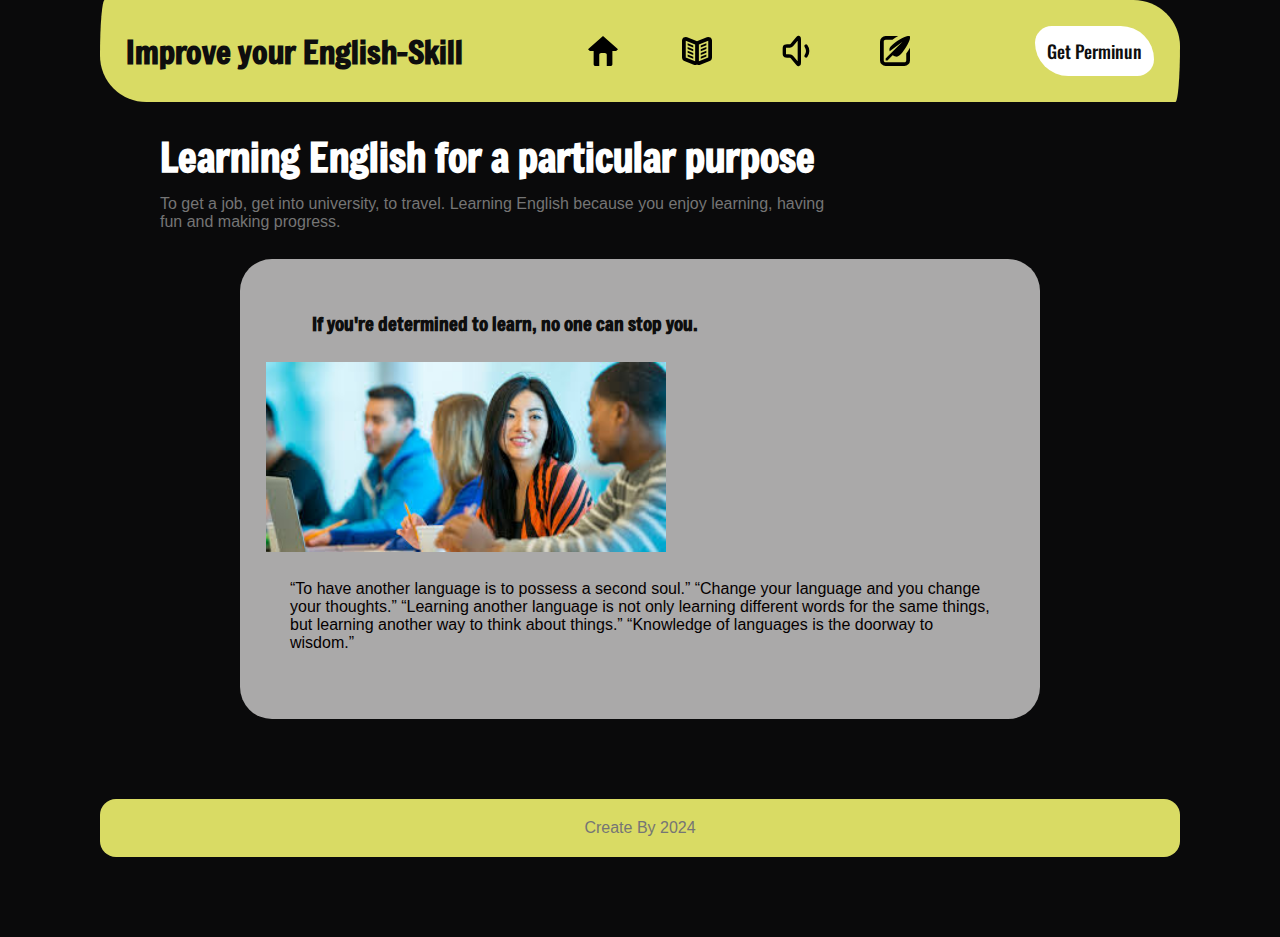
<file: 2-exam/index.html>
<!DOCTYPE html>
<html lang="en">
  <head>
    <meta charset="UTF-8" />
    <meta name="viewport" content="width=device-width, initial-scale=1.0" />
    <title>Home</title>
    <link rel="stylesheet" href="style.css" />
  </head>
  <body>
    <!-- nav-bar -->
    <header>
      <div class="container">
        <h1 class="logo">Improve your English-Skill</h1>
        <ul class="nav-bar">
          <li>
            <a class="nav-link" href="index.html"
              ><img
                src="./images/alt-house-svgrepo-com.svg"
                alt="home"
                width="30px"
            /></a>
          </li>
          <li>
            <a class="nav-link" href="story.html"
              ><img src="./images/book-svgrepo-com.svg" alt="read" width="30px"
            /></a>
          </li>
          <li>
            <a class="nav-link" href="conversation.html"
              ><img
                src="./images/volume-min-svgrepo-com.svg"
                alt="speaking"
                width="40px"
            /></a>
          </li>
          <li>
            <a class="nav-link" href="grammer.html"
              ><img
                src="./images/alt-square-quill-svgrepo-com.svg"
                alt="grammer"
                width="30px"
            /></a>
          </li>
        </ul>
        <button class="nav-btn"><a href="form.html">Get Perminun</a></button>
      </div>
    </header>
    <!-- hero-section -->
    <main>
      <section class="hero-section">
        <div class="container">
          <div class="inner-container">
            <h2 class="tagline">Learning English for a particular purpose</h2>
            <p class="moti">
              To get a job, get into university, to travel. Learning English
              because you enjoy learning, having fun and making progress.
            </p>
          </div>
        </div>
      </section>
      <!-- images-section -->
      <section class="images-section">
        <h3 class="img-title">
          If you're determined to learn, no one can stop you.
        </h3>
        <article class="content">
          <img src="./images/leaner.jpeg" alt="photo" width="400px" />
        </article>
        <article class="content">
          <p class="moto">
            “To have another language is to possess a second soul.” “Change your
            language and you change your thoughts.” “Learning another language
            is not only learning different words for the same things, but
            learning another way to think about things.” “Knowledge of languages
            is the doorway to wisdom.”
          </p>
        </article>
      </section>
    </main>
    <footer>
      <section class="base"><p>Create By 2024</p></section>
    </footer>
  </body>
</html>
</file>
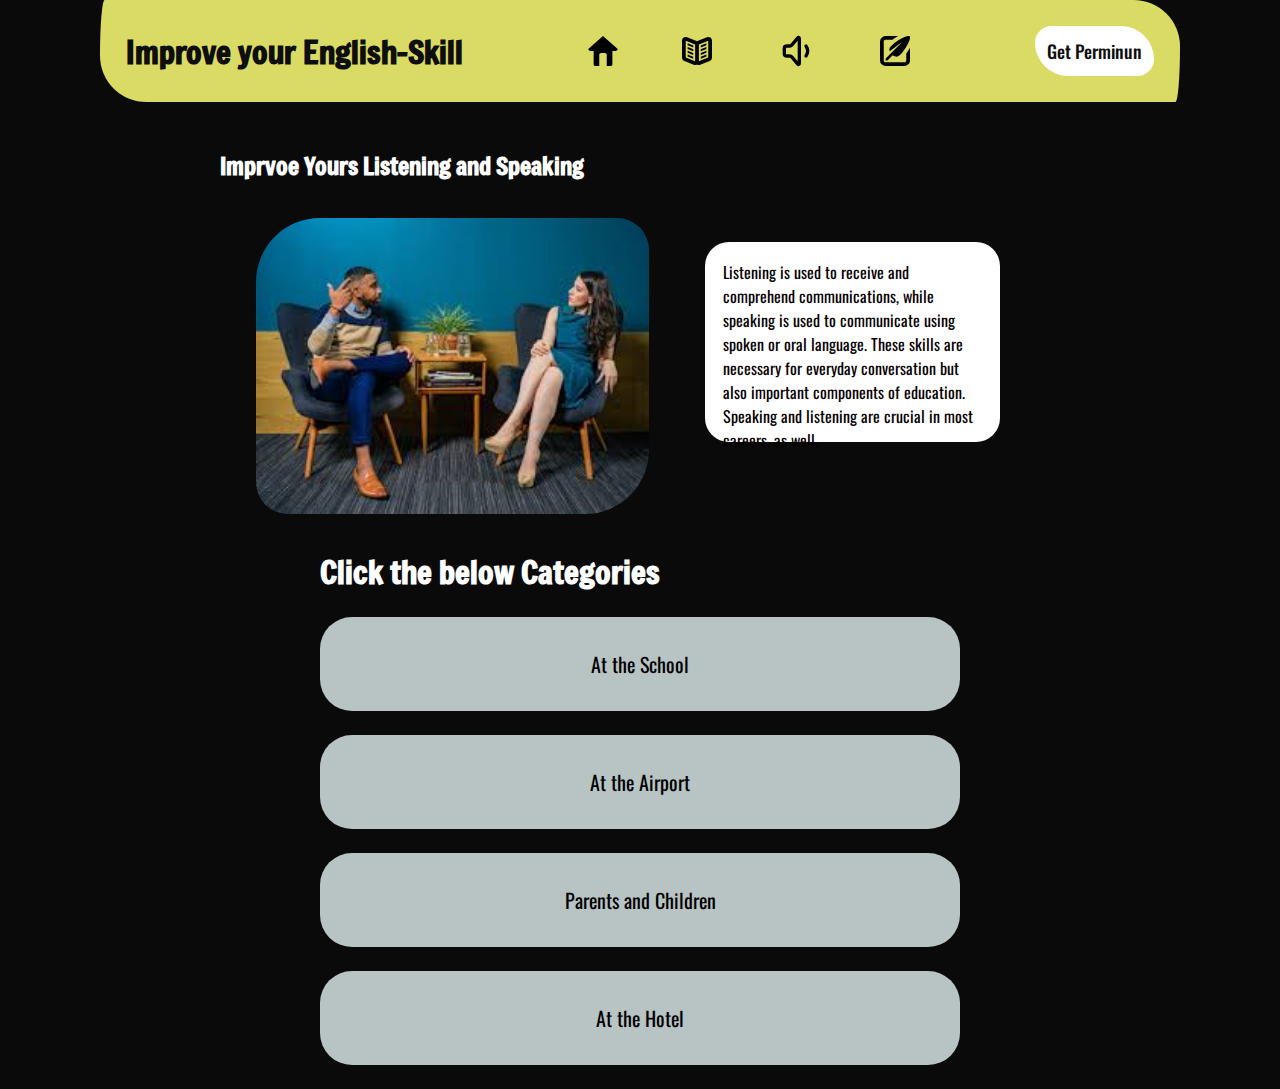
<file: 2-exam/conversation.html>
<!DOCTYPE html>
<html lang="en">
  <head>
    <meta charset="UTF-8" />
    <meta name="viewport" content="width=device-width, initial-scale=1.0" />
    <title>Conversation</title>
    <link rel="stylesheet" href="style.css" />
  </head>
  <body>
    <header>
      <div class="container">
        <h1 class="logo">Improve your English-Skill</h1>
        <ul class="nav-bar">
          <li>
            <a class="nav-link" href="index.html"
              ><img
                src="./images/alt-house-svgrepo-com.svg"
                alt="home"
                width="30px"
            /></a>
          </li>
          <li>
            <a class="nav-link" href="story.html"
              ><img src="./images/book-svgrepo-com.svg" alt="read" width="30px"
            /></a>
          </li>
          <li>
            <a class="nav-link" href="conversation.html"
              ><img
                src="./images/volume-min-svgrepo-com.svg"
                alt="speaking"
                width="40px"
            /></a>
          </li>
          <li>
            <a class="nav-link" href="grammer.html"
              ><img
                src="./images/alt-square-quill-svgrepo-com.svg"
                alt="grammer"
                width="30px"
            /></a>
          </li>
        </ul>
        <butt<button class="nav-btn"><a href="form.html">Get Perminun</a></button>
      </div>
    </header>
    <main class="talking-main">
      <section class="talking-hero-section">
        <h3>Imprvoe Yours Listening and Speaking</h3>
        <div class="talking-container">
          <img src="./images/talking.jpeg" alt="talking" />

          <p>
            Listening is used to receive and comprehend communications, while
            speaking is used to communicate using spoken or oral language. These
            skills are necessary for everyday conversation but also important
            components of education. Speaking and listening are crucial in most
            careers, as well.
          </p>
        </div>
       
          <div class="categories">
            <h3>Click the below Categories</h3>
            <article class="cate"><a class="cate-list" href="https://www.youtube.com/watch?v=tpTcNQkR7ZY"
                >At the School</a></article>
            <article class="cate"> <a class="cate-list" href="https://www.youtube.com/watch?v=jiBHZ_rqHB8">
              At the Airport</a></article>
            <article class="cate"><a class="cate-list" href="https://www.youtube.com/watch?v=W-0xRXcdc10">Parents and Children</a></article>
            <article class="cate"><a class="cate-list" href="https://www.youtube.com/watch?v=zhXUtV3IOcc&t=112s">At the Hotel</a></article>
          </div>
       
    </main>
  </body>
</html>
<!-- <ul class="cate">
            <li >
              <a class="cate-list" href="https://www.youtube.com/watch?v=tpTcNQkR7ZY"
                >School Life</a>
            </li>
            <li> 
              <a class="cate-list" href="https://www.youtube.com/watch?v=jiBHZ_rqHB8">At the
              airport</a></li>
              <li >
                <a class="cate-list" href="https://www.youtube.com/watch?v=W-0xRXcdc10">Parents and Children</a>
              </li>
              <li ><a class="cate-list" href="https://www.youtube.com/watch?v=zhXUtV3IOcc&t=112s">At the Hotel</a></li>
          </ul> -->
</file>
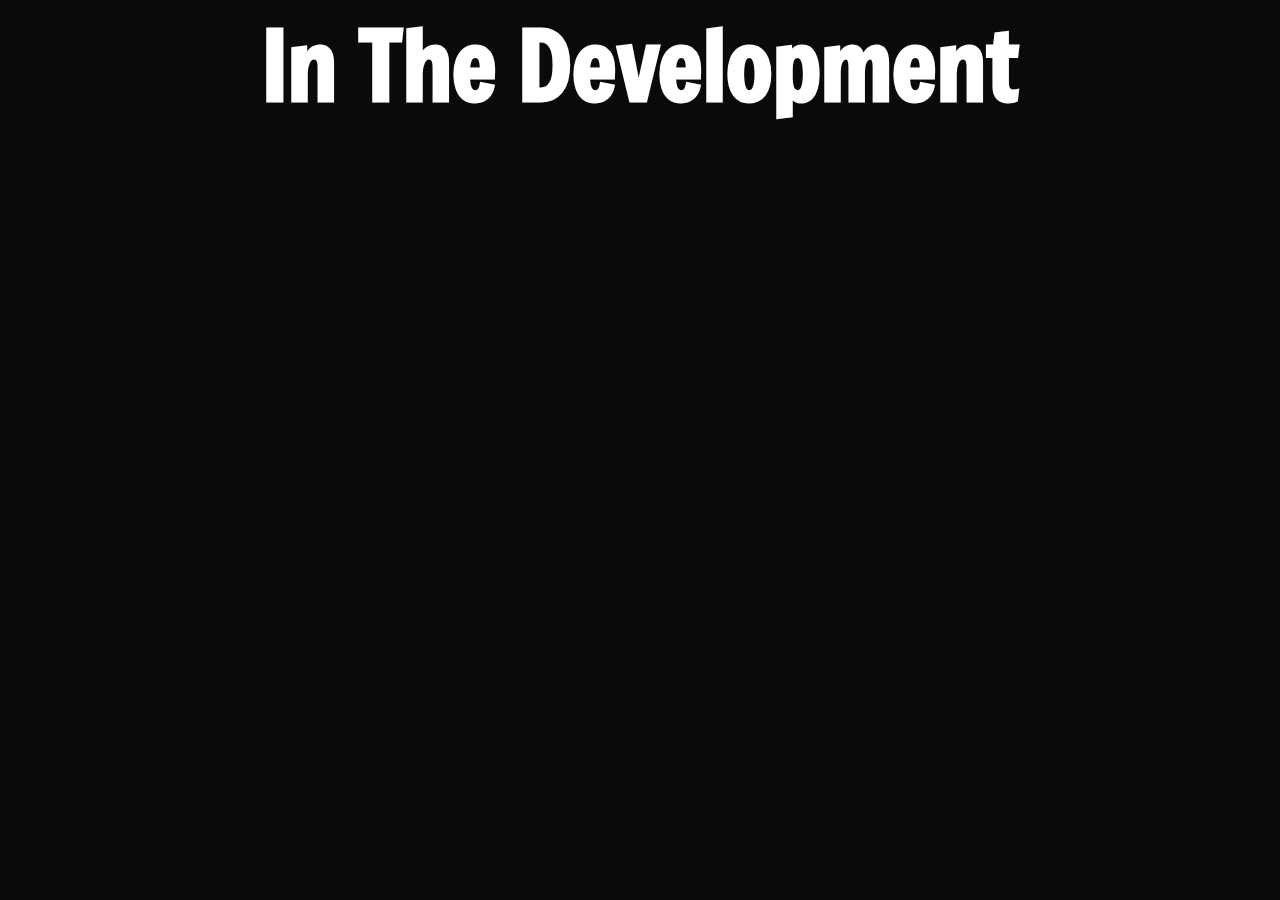
<file: 2-exam/form.html>
<!DOCTYPE html>
<html lang="en">
  <head>
    <meta charset="UTF-8" />
    <meta name="viewport" content="width=device-width, initial-scale=1.0" />
    <link rel="stylesheet" href="style.css" />
    <title>Perminun</title>
  </head>
  <body>
    <main>
      <section class="form">
        <a class="none" href="index.html"><h1>In The Development</h1></a>
      </section>
    </main>
  </body>
</html>
</file>
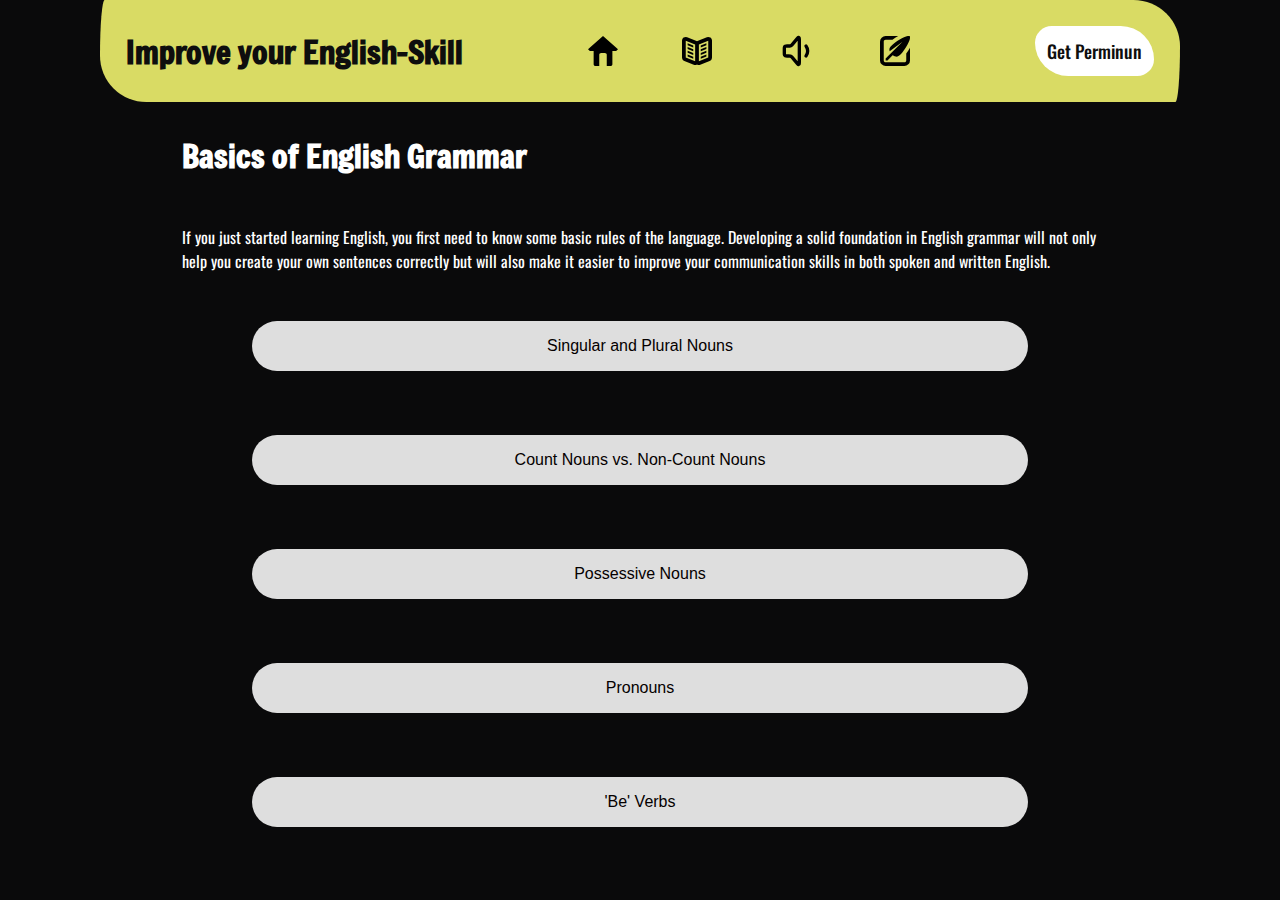
<file: 2-exam/grammer.html>
<!DOCTYPE html>
<html lang="en">
  <head>
    <meta charset="UTF-8" />
    <meta name="viewport" content="width=device-width, initial-scale=1.0" />
    <title>Grammer</title>
    <link rel="stylesheet" href="style.css" />
  </head>
  <body>
    <header>
      <div class="container">
        <h1 class="logo">Improve your English-Skill</h1>
        <ul class="nav-bar">
          <li>
            <a class="nav-link" href="index.html"
              ><img
                src="./images/alt-house-svgrepo-com.svg"
                alt="home"
                width="30px"
            /></a>
          </li>
          <li>
            <a class="nav-link" href="story.html"
              ><img src="./images/book-svgrepo-com.svg" alt="read" width="30px"
            /></a>
          </li>
          <li>
            <a class="nav-link" href="conversation.html"
              ><img
                src="./images/volume-min-svgrepo-com.svg"
                alt="speaking"
                width="40px"
            /></a>
          </li>
          <li>
            <a class="nav-link" href="grammer.html"
              ><img
                src="./images/alt-square-quill-svgrepo-com.svg"
                alt="grammer"
                width="30px"
            /></a>
          </li>
        </ul>
        <button class="nav-btn"><a href="form.html">Get Perminun</a></button>
      </div>
    </header>
    <main class="grm-main">
      <section class="grammer-section">
        <h3>Basics of English Grammar</h3>
        <div class="grammar-container">
          <p class="grm-content">
            If you just started learning English, you first need to know some
            basic rules of the language. Developing a solid foundation in
            English grammar will not only help you create your own sentences
            correctly but will also make it easier to improve your communication
            skills in both spoken and written English.
          </p>
        </div>
        <div class="grm-category">
          <article class="grm-list">
            <a
              class="grm-link"
              href="https://www.talkenglish.com/grammar/singular-plural-nouns.aspx"
              >Singular and Plural Nouns</a
            >
          </article>
          <article class="grm-list">
            <a
              class="grm-link"
              href="https://www.talkenglish.com/grammar/count-nouns.aspx"
              >Count Nouns vs. Non-Count Nouns</a
            >
          </article>
          <article class="grm-list">
            <a
              class="grm-link"
              href="https://www.talkenglish.com/grammar/possessive-nouns.aspx"
            >
              Possessive Nouns</a
            >
          </article>
          <article class="grm-list">
            <a
              class="grm-link"
              href="https://www.talkenglish.com/grammar/pronouns.aspx"
              >Pronouns</a
            >
          </article>
          <article class="grm-list">
            <a
              class="grm-link"
              href="https://www.talkenglish.com/grammar/be-verbs.aspx"
            >
              'Be' Verbs</a
            >
          </article>
        </div>
      </section>
    </main>
  </body>
</html>
</file>
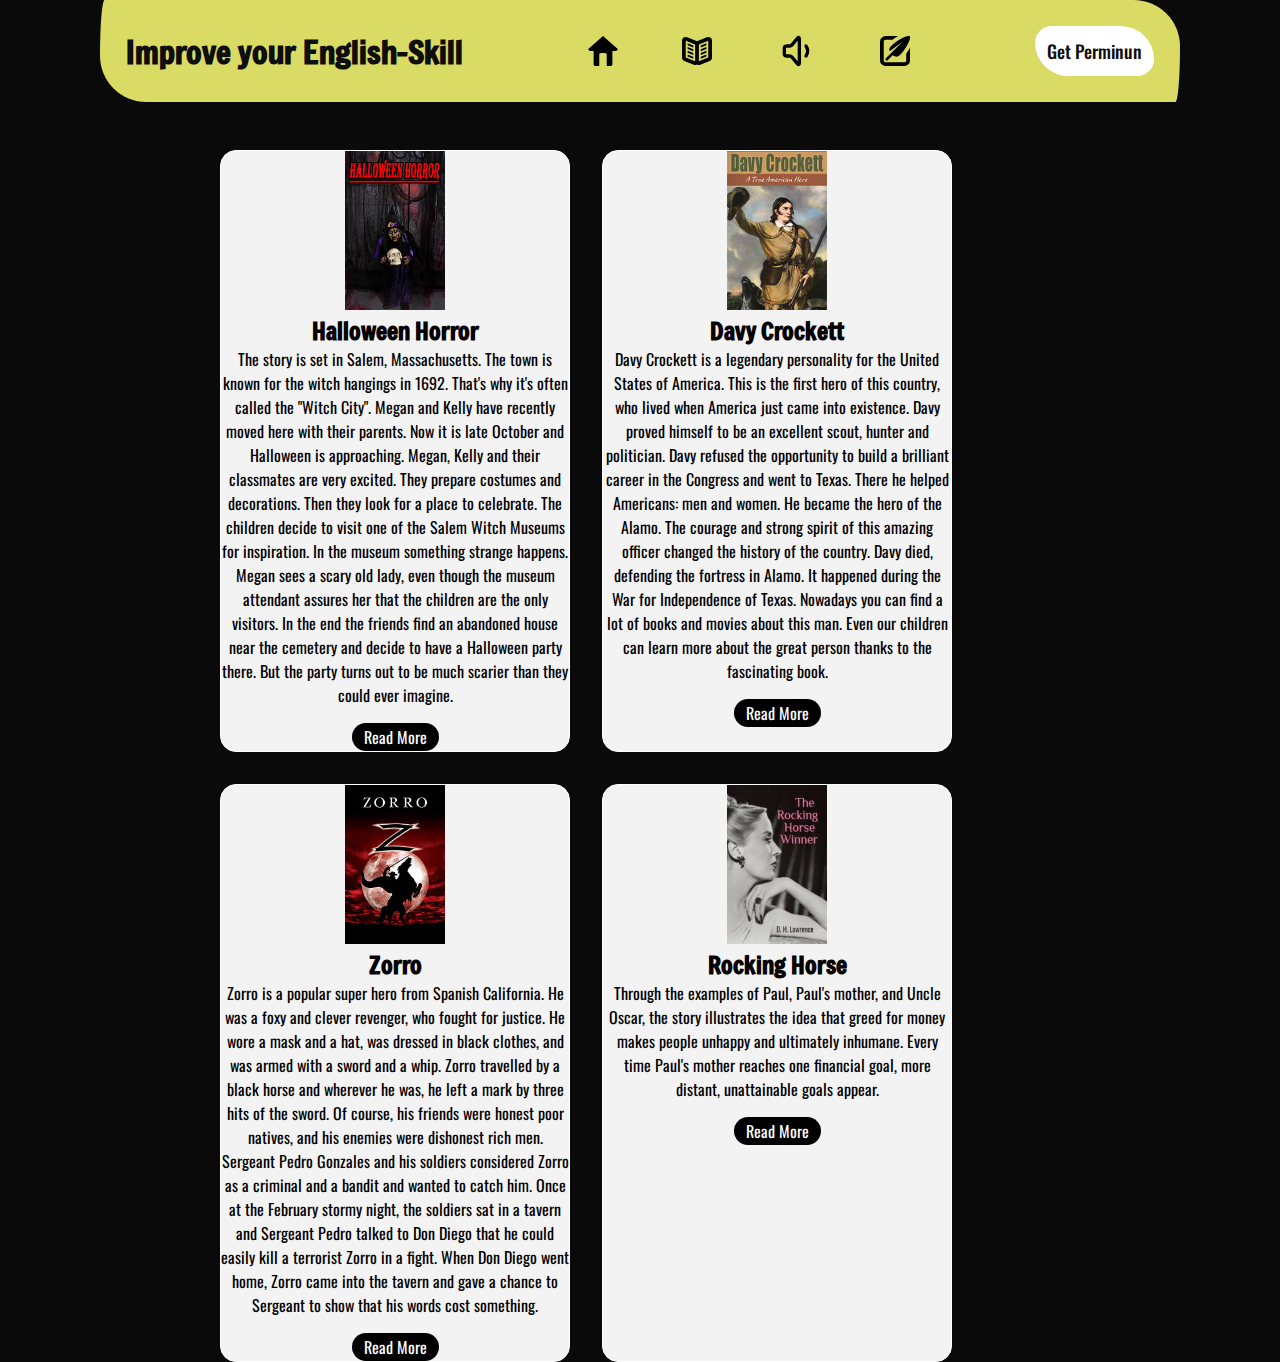
<file: 2-exam/story.html>
<!DOCTYPE html>
<html lang="en">
  <head>
    <meta charset="UTF-8" />
    <meta name="viewport" content="width=device-width, initial-scale=1.0" />
    <title>Story</title>
    <link rel="stylesheet" href="style.css" />
  </head>
  <body>
    <header>
      <div class="container">
        <h1 class="logo">Improve your English-Skill</h1>
        <ul class="nav-bar">
          <li>
            <a class="nav-link" href="index.html"
              ><img
                src="./images/alt-house-svgrepo-com.svg"
                alt="home"
                width="30px"
            /></a>
          </li>
          <li>
            <a class="nav-link" href="story.html"
              ><img src="./images/book-svgrepo-com.svg" alt="read" width="30px"
            /></a>
          </li>
          <li>
            <a class="nav-link" href="conversation.html"
              ><img
                src="./images/volume-min-svgrepo-com.svg"
                alt="speaking"
                width="40px"
            /></a>
          </li>
          <li>
            <a class="nav-link" href="grammer.html"
              ><img
                src="./images/alt-square-quill-svgrepo-com.svg"
                alt="grammer" width="30px"
            /></a>
          </li>
        </ul>
        <button class="nav-btn"><a href="form.html">Get Perminun</a></button>
      </div>
    </header>
    <main class="story-container">
      <section class="story-section">
        <article class="card">
          <img
            src="./images/Halloween_Horror-Clemen_D_B_Gina.jpeg"
            alt="Halloween Hoor"
            width="100px"
          />
          <div class="card-container">
            <h3 class="card-title">Halloween Horror</h3>
            <p class="card-content">
              The story is set in Salem, Massachusetts. The town is known for
              the witch hangings in 1692. That's why it's often called the
              "Witch City". Megan and Kelly have recently moved here with their
              parents. Now it is late October and Halloween is approaching.
              Megan, Kelly and their classmates are very excited. They prepare
              costumes and decorations. Then they look for a place to celebrate.
              The children decide to visit one of the Salem Witch Museums for
              inspiration. In the museum something strange happens. Megan sees a
              scary old lady, even though the museum attendant assures her that
              the children are the only visitors. In the end the friends find an
              abandoned house near the cemetery and decide to have a Halloween
              party there. But the party turns out to be much scarier than they
              could ever imagine.
            </p>
            <a
              class="card-link"
              href="https://www.scribd.com/document/439690577/Halloween-Horror-Clemen-D-B-Gina"
              >Read More</a
            >
          </div>
        </article>
        <article class="card">
          <img
            src="./images/Davy_Crockett-Clemen_D_B_Gina.jpeg"
            alt="Davy Crockett"
            width="100px"
          />
          <div class="card-container">
            <h3 class="card-title">Davy Crockett</h3>
            <p class="card-content">
              Davy Crockett is a legendary personality for the United States of
              America. This is the first hero of this country, who lived when
              America just came into existence. Davy proved himself to be an
              excellent scout, hunter and politician. Davy refused the
              opportunity to build a brilliant career in the Congress and went
              to Texas. There he helped Americans: men and women. He became the
              hero of the Alamo. The courage and strong spirit of this amazing
              officer changed the history of the country. Davy died, defending
              the fortress in Alamo. It happened during the War for Independence
              of Texas. Nowadays you can find a lot of books and movies about
              this man. Even our children can learn more about the great person
              thanks to the fascinating book.
            </p>
            <a
              class="card-link"
              href="https://www.scribd.com/document/439690522/Davy-Crockett-Clemen-D-B-Gina"
              >Read More</a
            >
          </div>
        </article>
        <article class="card">
          <img
            src="./images/Zorro-Sally_M_Stockton.jpeg"
            alt="Zorro"
            width="100px"
          />
          <div class="card-container">
            <h3 class="card-title">Zorro</h3>
            <p class="card-content">
              Zorro is a popular super hero from Spanish California. He was a
              foxy and clever revenger, who fought for justice. He wore a mask
              and a hat, was dressed in black clothes, and was armed with a
              sword and a whip. Zorro travelled by a black horse and wherever he
              was, he left a mark by three hits of the sword. Of course, his
              friends were honest poor natives, and his enemies were dishonest
              rich men. Sergeant Pedro Gonzales and his soldiers considered
              Zorro as a criminal and a bandit and wanted to catch him. Once at
              the February stormy night, the soldiers sat in a tavern and
              Sergeant Pedro talked to Don Diego that he could easily kill a
              terrorist Zorro in a fight. When Don Diego went home, Zorro came
              into the tavern and gave a chance to Sergeant to show that his
              words cost something.
            </p>
            <a
              class="card-link"
              href="https://www.scribd.com/document/438584945/Zorro-Sally-M-Stockton-pdf"
              >Read More</a
            >
          </div>
        </article>
        <article class="card">
          <img
            src="./images/Rocking horse.jpeg"
            alt="Rocking horse"
            width="100px"
          />
          <div class="card-container">
            <h3 class="card-title">Rocking Horse</h3>
            <p class="card-content">
              Through the examples of Paul, Paul's mother, and Uncle Oscar, the
              story illustrates the idea that greed for money makes people
              unhappy and ultimately inhumane. Every time Paul's mother reaches
              one financial goal, more distant, unattainable goals appear.
            </p>
            <a
              class="card-link"
              href="https://www.classicshorts.com/stories/rockwinr.html"
              >Read More</a
            >
          </div>
        </article>
      </section>
    </main>
  </body>
</html>
</file>
<file: 2-exam/style.css>
@import url("https://fonts.googleapis.com/css2?family=Anton&family=Freeman&family=Oswald:wght@200..700&display=swap");
* {
  margin: 0;
  padding: 0;
  box-sizing: border-box;
}
/* Home */
body {
  font-family: Arial, Helvetica, sans-serif;
  background-color: #0a0a0b;
  color: #757575;
}
h1,
h2,
h3 {
  color: #fff;
  font-family: "Freeman", sans-serif;
}
header .container {
  display: flex;
  justify-content: space-between;
  align-items: center;
  padding: 26px 26px;
  width: 1080px;
  background-color: rgb(217, 219, 100);
  border-radius: 10px 100px / 120px 100px;
}
/* nav-bar */
.container .logo {
  color: #0e0e0e;
}
.nav-bar {
  display: flex;
  gap: 64px;
  align-items: center;
}
.nav-bar li {
  list-style: none;
}
.nav-bar .nav-link {
  display: flex;
  text-decoration: none;
  color: #0e0e0e;
  font-family: "Anton", sans-serif;
  font-size: large;
}
.nav-btn {
  background-color: white;
  color: #0e0e0e;
  padding: 12px 12px;
  border: none;
  font-weight: 500;
  font-size: 18px;
  border-radius: 32px 64px;
}

.nav-btn a {
  text-decoration: none;
  color: #0e0e0e;
  font-family: "Oswald", sans-serif;
}
/* container width */
.container {
  width: 960px;
  margin-left: auto;
  margin-right: auto;
}
/* hero-section */
.hero-section {
  min-width: 100px;
}
.hero-section .container {
  padding: 28px 0;
}
.hero-section .inner-container {
  width: 70%;
}
.hero-section .tagline {
  font-size: 40px;
}
.moti {
  margin-top: 12px;
}
/* images-section */
.images-section {
  width: 800px;
  height: 460px;
  background-color: #aaa9a9;
  color: #0e0e0e;
  border-radius: 32px;
  padding: 26px 26px;
  margin-left: auto;
  margin-right: auto;
}
.img-title {
  padding: 1px;
  color: #0e0e0e;
  padding: 26px;
  margin-left: 20px;
}
.images-section .moto {
  color: #050000;
  padding: 24px;
  font-size: medium;
}
.base {
  background-color: rgb(217, 219, 100);
  width: 1080px;
  margin: 80px auto;
  border-radius: 16px;
  padding: 20px;
}
.base p {
  text-align: center;
}
/* Home */

/* Story */
.story-container {
  width: 840px;
  margin-top: 48px;
  margin-left: auto;
  margin-right: auto;
  font-family: "Oswald", sans-serif;
}

.story-section {
  display: flex;
  gap: 32px;
  flex-wrap: wrap;
}
.card {
  text-align: center;
  width: 350px;
  min-height: 300px;
  border: 1px solid white;
  border-radius: 16px;
  background-color: rgb(243, 243, 243);
  color: black;

  justify-content: center;
}
.card-title {
  font-size: 24px;
  color: #050000;
}
.card-link {
  margin-top: 16px;
  display: inline-block;
  text-decoration: none;
  font-size: 16px;
  background-color: black;
  border-radius: 32px;
  color: white;
  padding: 2px 12px;
}
/* converstaion css */
.talking-main {
  width: 840px;
  margin-top: 48px;
  margin-left: auto;
  margin-right: auto;
  font-family: "Oswald", sans-serif;
}
.talking-hero-section h3 {
  width: 640px;
  font-size: 24px;
}
.talking-container img {
  width: 400px;
  border-radius: 64px 32px;
}
.talking-container p {
  width: 300px;
  height: 200px;
  background-color: #fff;
  color: #050000;

  border-radius: 24px;
  margin: 24px;
  padding: 18px;
}

.talking-hero-section .talking-container {
  display: flex;
  justify-content: space-between;
  margin: 36px;
  gap: 32px;
}
.categories {
  width: 640px;

  margin-left: auto;
  margin-right: auto;
}
.categories h3 {
  font-size: 32px;
}

.categories .cate {
  text-align: center;
  background-color: rgb(184, 195, 196);
  border-radius: 32px;
  margin: 24px 0;
  padding: 32px 16px;
}
.cate .cate-list {
  text-decoration: none;
  color: black;
  font-size: 20px;
}
/* Grammer */
.grammer-section {
  width: 980px;
  margin-left: auto;
  margin-right: auto;
}
.grammer-section h3 {
  font-size: 32px;
  padding: 32px;
}
.grm-content {
  font-family: "Oswald", sans-serif;
  padding: 16px 32px;
  color: #fff;
}

.grm-category {
  width: 840px;
  margin: 0 auto;
}
.grm-category .grm-list {
  padding: 32px;
  text-align: center;
}
.grm-category .grm-list .grm-link {
  text-decoration: none;
  background-color: #dedede;
  color: #050000;
  padding: 16px 32px;
  border-radius: 32px;
  display: block;
}
/* form  */
.form {
  width: 960px;
  margin: 0 auto;
  text-align: center;
  font-size: 48px;
}
.form .none {
  text-decoration: none;
}
</file>
